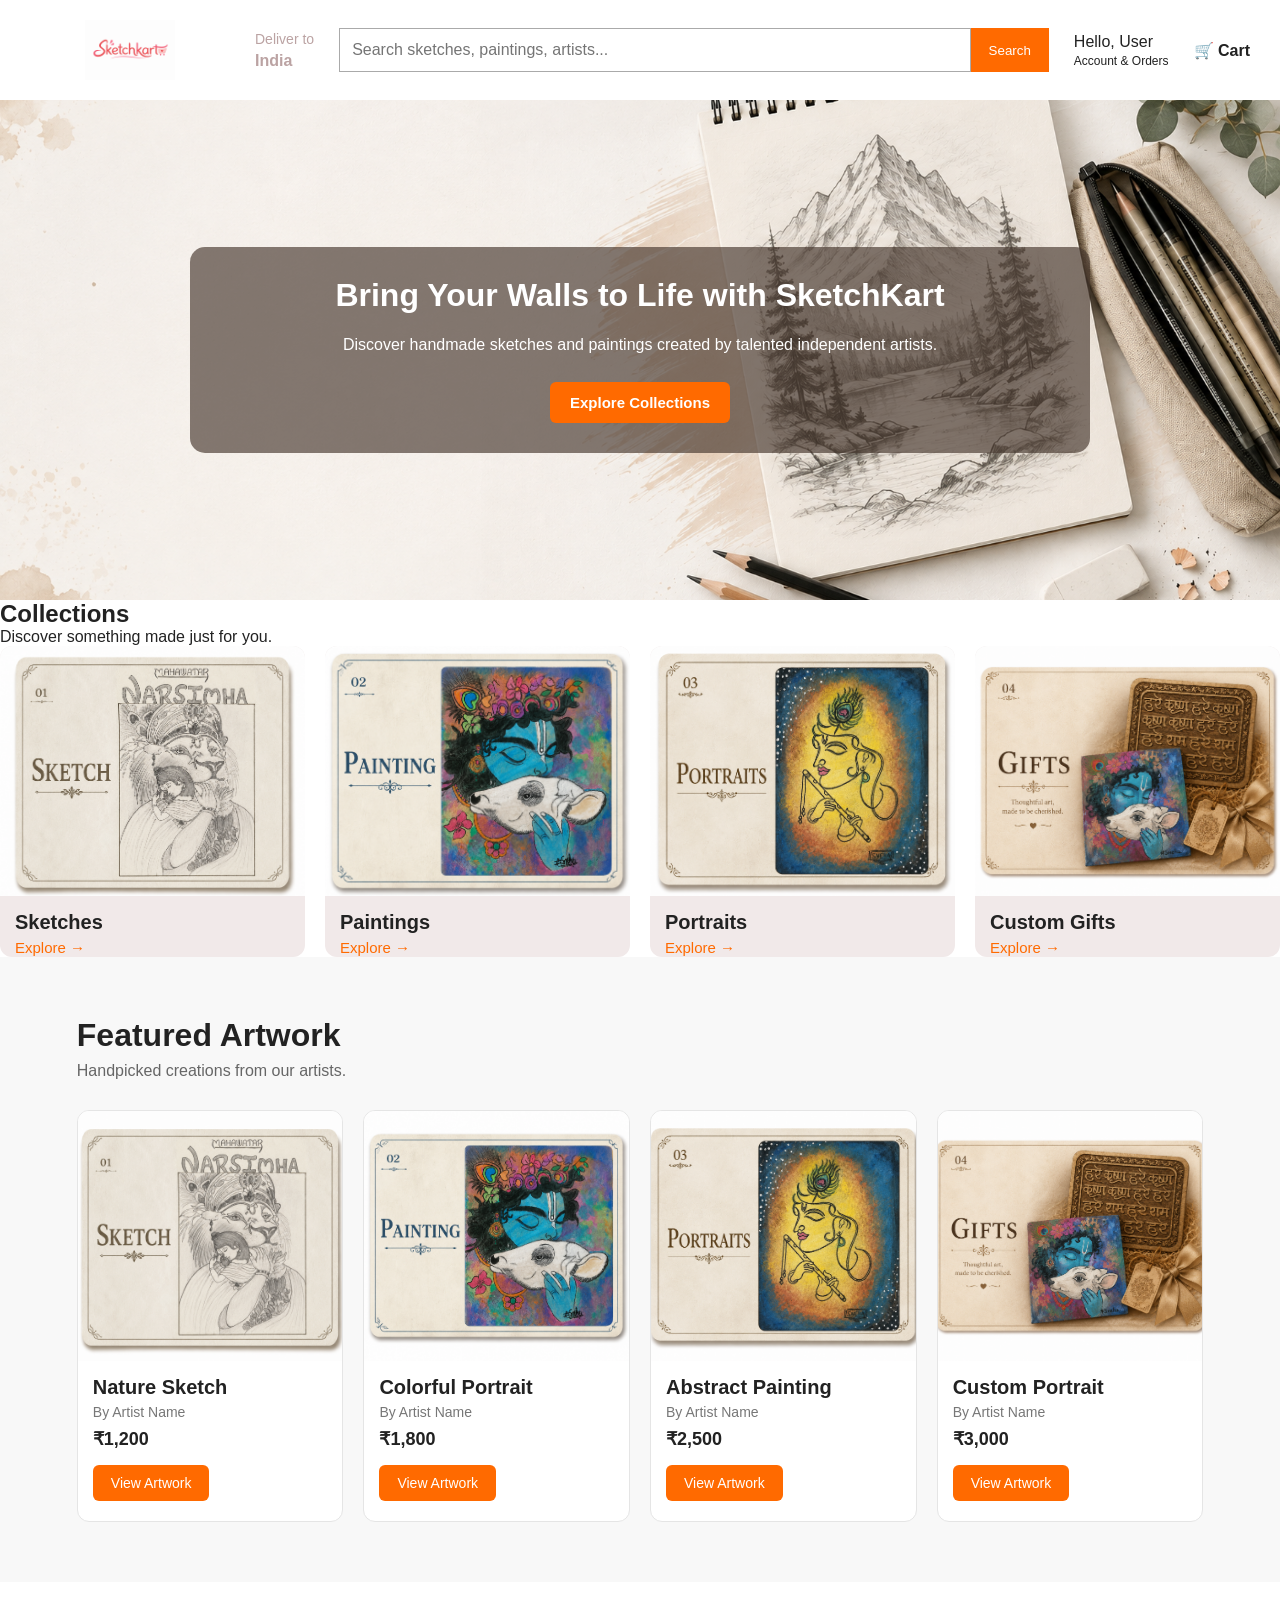
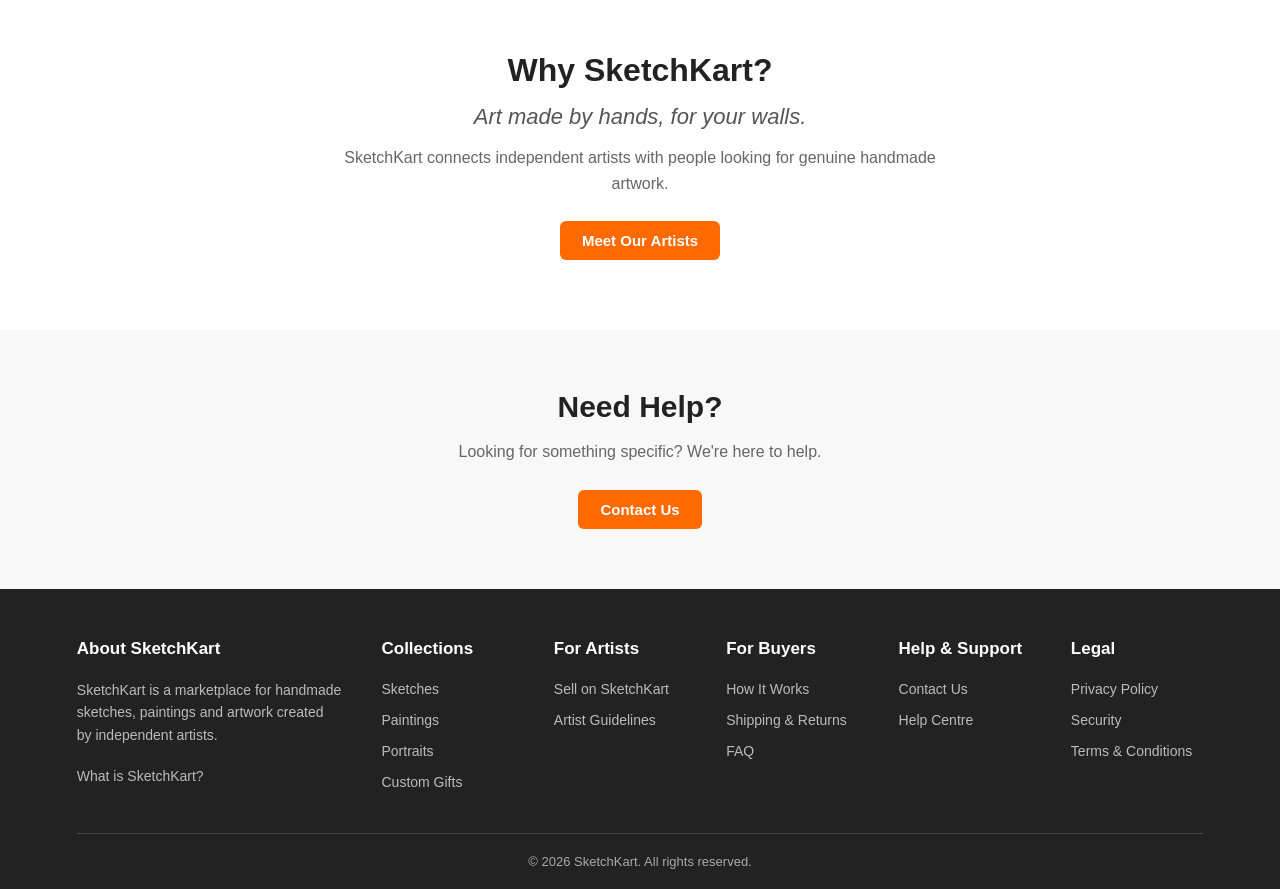
<file: index.html>
<!DOCTYPE html>
<html lang="en">
<head>
    <meta charset="UTF-8">
    <meta name="viewport" content="width=device-width, initial-scale=1.0">
    <title>SketchKart - Handmade Art</title>
    <link rel="stylesheet" href="style.css">
</head>
<body>
    <!-- ================= HEADER ================= -->
    <header>
        <nav class="top-header">
            <!-- Logo -->
            <a href="index.html" class="logo">
                <img src="banner.png" alt="SketchKart Logo">
                
            </a>
            <!-- Delivery Location -->
            <div class="delivery-location">
                <span>Deliver to</span>
                <strong>India</strong>
            </div>
            <!-- Search -->
            <form class="search-box">
                <input type="search" placeholder="Search sketches, paintings, artists...">
                <button type="submit">Search</button>
            </form>
            <!-- User -->
            <a href="login.html" class="user-account">
                <span>Hello, User</span>
                <small>Account & Orders</small>
            </a>
            <!-- Cart -->
            <a href="cart.html" class="cart">
                🛒 Cart
            </a>
        </nav>
    </header>
    <main>
        <!-- ================= HERO ================= -->
        <section class="hero">
            <div class="hero-content">
                <h1>Bring Your Walls to Life with SketchKart</h1>
                <p>
                    Discover handmade sketches and paintings
                    created by talented independent artists.
                </p>
                <a href="#collections" class="hero-button">
                    Explore Collections
                </a>
            </div>
        </section>
        <!-- ================= COLLECTIONS ================= -->
        <section id="collections" class="collections">
            <h2>Collections</h2>
            <p class="section-subtitle">
                Discover something made just for you.
            </p>
            <div class="collection-container">
                <!-- Sketches -->
                <a href="Sketches.html" class="collection-card">
                    <img src="Sketchcard.png" alt="Handmade Sketches">
                    <h3>Sketches</h3>
                    <span>Explore →</span>
                </a>
                <!-- Paintings -->
                <a href="Paintings.html" class="collection-card">
                    <img src="paintingcard.png" alt="Handmade Paintings">
                    <h3>Paintings</h3>
                    <span>Explore →</span>
                </a>
                <!-- Portraits -->
                <a href="Portraits.html" class="collection-card">
                    <img src="portraitcard.png" alt="Handmade Portraits">
                    <h3>Portraits</h3>
                    <span>Explore →</span>
                </a>
                <!-- Custom Gifts -->
                <a href="CustomGifts.html" class="collection-card">
                    <img src="giftcard.png" alt="Custom Handmade Gifts">
                    <h3>Custom Gifts</h3>
                    <span>Explore →</span>
                </a>
            </div>
        </section>
        <!-- ================= FEATURED ARTWORK ================= -->
        <section class="featured">
            <h2>Featured Artwork</h2>
            <p class="section-subtitle">
                Handpicked creations from our artists.
            </p>
            <div class="product-container">
                <!-- Product 1 -->
                <article class="product-card">
                    <img src="Sketchcard.png" alt="Handmade artwork">
                    <h3>Nature Sketch</h3>
                    <p class="artist-name">
                        By Artist Name
                    </p>
                    <p class="price">
                        ₹1,200
                    </p>
                    <a href="product1.png">
                        View Artwork
                    </a>
                </article>
                <!-- Product 2 -->
                <article class="product-card">
                    <img src="paintingcard.png" alt="Handmade artwork">
                    <h3>Colorful Portrait</h3>
                    <p class="artist-name">
                        By Artist Name
                    </p>
                    <p class="price">
                        ₹1,800
                    </p>
                    <a href="product2.html">
                        View Artwork
                    </a>
                </article>
                <!-- Product 3 -->
                <article class="product-card">
                    <img src="portraitcard.png" alt="Handmade artwork">
                    <h3>Abstract Painting</h3>
                    <p class="artist-name">
                        By Artist Name
                    </p>
                    <p class="price">
                        ₹2,500
                    </p>
                    <a href="product3.html">
                        View Artwork
                    </a>
                </article>
                <!-- Product 4 -->
                <article class="product-card">
                    <img src="giftcard.png" alt="Handmade artwork">
                    <h3>Custom Portrait</h3>
                    <p class="artist-name">
                        By Artist Name
                    </p>
                    <p class="price">
                        ₹3,000
                    </p>
                    <a href="product4.html">
                        View Artwork
                    </a>
                </article>
            </div>
        </section>
        <!-- ================= WHY SKETCHKART ================= -->
        <section class="why-sketchkart">
            <h2>Why SketchKart?</h2>
            <h3>
                Art made by hands, for your walls.
            </h3>
            <p>
                SketchKart connects independent artists with
                people looking for genuine handmade artwork.
            </p>
            <a href="artists.html">
                Meet Our Artists
            </a>
        </section>
        <!-- ================= NEED HELP ================= -->
        <section class="help">
            <h2>Need Help?</h2>
            <p>
                Looking for something specific?
                We're here to help.
            </p>
            <a href="contact.html">
                Contact Us
            </a>
        </section>
    </main>
    <!-- ================= FOOTER ================= -->
    <footer>
        <div class="footer-container">
            <!-- About -->
            <div class="footer-column">
                <h3>About SketchKart</h3>
                <p>
                    SketchKart is a marketplace for handmade
                    sketches, paintings and artwork created
                    by independent artists.
                </p>
                <a href="about.html">
                    What is SketchKart?
                </a>
            </div>
            <!-- Collections -->
            <div class="footer-column">
                <h3>Collections</h3>
                <a href="Sketches.html">Sketches</a>
                <a href="Paintings.html">Paintings</a>
                <a href="Portraits.html">Portraits</a>
                <a href="CustomGifts.html">Custom Gifts</a>
            </div>
            <!-- For Artists -->
            <div class="footer-column">
                <h3>For Artists</h3>
                <a href="sell.html">Sell on SketchKart</a>
                <a href="artist-guidelines.html">
                    Artist Guidelines
                </a>
            </div>
            <!-- For Buyers -->
            <div class="footer-column">
                <h3>For Buyers</h3>
                <a href="how-it-works.html">
                    How It Works
                </a>
                <a href="shipping.html">
                    Shipping & Returns
                </a>
                <a href="faq.html">
                    FAQ
                </a>
            </div>
            <!-- Help -->
            <div class="footer-column">
                <h3>Help & Support</h3>
                <a href="contact.html">
                    Contact Us
                </a>
                <a href="faq.html">
                    Help Centre
                </a>
            </div>
            <!-- Legal -->
            <div class="footer-column">
                <h3>Legal</h3>
                <a href="privacy.html">
                    Privacy Policy
                </a>
                <a href="security.html">
                    Security
                </a>
                <a href="terms.html">
                    Terms & Conditions
                </a>
            </div>
        </div>
        <!-- Copyright -->
        <div class="copyright">
            <p>
                © 2026 SketchKart. All rights reserved.
            </p>
        </div>
    </footer>
</body>
</html>
</file>
<file: style.css>
*{
    margin:0;
    padding:0;
    box-sizing:border-box;
}
body{
   font-family: Arial, sans-serif;
   color:#222
}
header{
    width: 100%;
    color:rgb(187, 163, 163);
}
.top-header{
    display:flex;
    width:100%;
    align-items:center;
    gap: 25px;
    padding: 20px 30px;
}
.logo {
    display: block;
    flex-shrink:0;     
}
.logo img{
    width:200px;
    height:60px;
    display:block;
    object-fit: contain;
}
.delivery-location {
    display: flex;
    flex-direction: column;
    gap: 5px;
    white-space: nowrap;
}
.delivery-location span {
    font-size: 14px;
}
.delivery-location strong {
    font-size: 16px;
}
.search-box {
    display: flex;
    flex: 1;
}
.search-box input {
    width: 100%;
    padding: 12px;
    font-size: 16px;
    border: 1px solid #aaa;
}
.search-box button {
    padding: 12px 18px;
    border: none;
    background-color: #ff6a00;
    color: white;
    cursor: pointer;
}
.user-account,
.cart {
    text-decoration: none;
    color: #222;
    white-space: nowrap;
}
.user-account {
    display: flex;
    flex-direction: column;
    gap: 3px;
}
.user-account small {
    font-size: 12px;
}
.cart {
    font-weight: bold;
}
.hero {
    width: 100%;
    min-height: 500px;

    background-image: url("bgimage.png");
    background-size: cover;
    background-position: center;

    display: flex;
    justify-content: center;
    align-items: center;

    padding: 60px 30px;
}

.hero-content {
    max-width: 900px;
    text-align: center;

    background: rgba(70, 55, 45, 0.65);
    padding: 60px 50px;

    border-radius: 15px;
}

.hero-content h1 {
    color: white;
    font-size: 48px;
    margin-bottom: 20px;
}

.hero-content p {
    color: white;
    font-size: 20px;
    line-height: 1.6;
    margin-bottom: 30px;
}

.hero-button {
    display: inline-block;

    background-color: #ff6a00;
    color: white;

    text-decoration: none;

    padding: 14px 28px;
    border-radius: 6px;

    font-size: 16px;
    font-weight: bold;
}
.collection-container {
    display: flex;
    gap: 20px;
}
.collection-card{
    flex:1;
    text-decoration: none;
    color: #222;
    background: #f1e9e9;
    border-radius: 12px;
    overflow: hidden;
    transition: transform 0.2s ease, box-shadow 0.2s ease;
}
.collection-card img {
    width: 100%;
    height: 250px;
    object-fit: cover;
    display: block;
}
.collection-card h3 {
    margin: 15px 15px 5px;
    font-size: 20px;
}
.collection-card span {
    margin:15px 15px 15px;
    font-size: 15px;
    color: #ff6a00;
}
.collection-card:hover {
    transform: translateY(-5px);
    box-shadow: 0 8px 20px rgba(0, 0, 0, 0.15);
}
.featured {
    width: 100%;
    padding: 60px 6%;
    background-color: #f8f8f8;
}

.featured h2 {
    margin: 0 0 8px;
    font-size: 32px;
}

.featured .section-subtitle {
    margin: 0 0 30px;
    color: #666;
}
.product-container{
    display:flex;
    gap: 20px;
}
.product-card{
    flex:1;
    background: white;
    border: 1px solid #e5e5e5;
    border-radius: 12px;
    overflow: hidden;
    padding-bottom: 20px;
    transition: transform 0.2s ease, box-shadow 0.2s ease;
}
.product-card:hover {
    transform: translateY(-2px);
    box-shadow: 0 4px 12px rgba(0, 0, 0, 0.10);
}
.product-card img {
    width: 100%;
    height: 250px;
    object-fit: cover;
    display: block;
}
.product-card h3 {
    margin: 15px 15px 5px;
    font-size: 20px;
}
.product-card .artist-name {
    margin: 0 15px 8px;
    font-size: 14px;
    color: #777;
}
.product-card .price {
    margin: 0 15px 15px;
    font-size: 18px;
    font-weight: bold;
    color: #222;
}
.product-card > a {
    display: inline-block;
    margin: 0 15px;
    padding: 10px 18px;
    background-color: #ff6a00;
    color: white;
    text-decoration: none;
    border-radius: 6px;
    font-size: 14px;
}
.product-card > a:hover {
        background-color: #e85f00;
        box-shadow: 0 8px 20px rgba(0, 0, 0, 0.12);
 }
 .why-sketchkart {
    width: 100%;
    padding: 70px 20px;
    text-align: center;
    background-color: #fff;
}
.why-sketchkart h2 {
    margin: 0 0 15px;
    font-size: 32px;
    color: #222;
}
.why-sketchkart h3 {
    margin: 0 0 15px;
    font-size: 22px;
    font-weight: normal;
    font-style: italic;
    color: #555;
}
.why-sketchkart p {
    max-width: 650px;
    margin: 0 auto 25px;
    font-size: 16px;
    line-height: 1.6;
    color: #666;
}
.why-sketchkart a {
    display: inline-block;
    padding: 11px 22px;
    background-color: #ff6a00;
    color: white;
    text-decoration: none;
    border-radius: 6px;
    font-size: 15px;
    font-weight: bold;
}
.why-sketchkart a:hover {
    background-color: #e85f00;
}
.help {
    width: 100%;
    padding: 60px 20px;
    text-align: center;
    background-color: #f8f8f8;
}
.help h2 {
    margin: 0 0 15px;
    font-size: 30px;
    color: #222;
}
.help p {
    margin: 0 auto 25px;
    max-width: 500px;
    font-size: 16px;
    line-height: 1.6;
    color: #666;
}
.help a {
    display: inline-block;
    padding: 11px 22px;
    background-color: #ff6a00;
    color: white;
    text-decoration: none;
    border-radius: 6px;
    font-size: 15px;
    font-weight: bold;
}
.help a:hover {
    background-color: #e85f00;
}
footer {
    width: 100%;
    background-color: #222;
    color: white;
    padding: 50px 6% 0;
}


/* Footer columns container */

.footer-container {
    max-width: 1200px;
    margin: 0 auto;

    display: grid;
    grid-template-columns: 2fr repeat(5, 1fr);

    gap: 40px;
    padding-bottom: 40px;
}


/* Individual column */

.footer-column {
    display: flex;
    flex-direction: column;
    gap: 10px;
}


/* Column headings */

.footer-column h3 {
    margin: 0 0 10px;
    font-size: 17px;
    color: white;
}


/* Paragraph in About section */

.footer-column p {
    margin: 0 0 10px;
    color: #bbb;
    font-size: 14px;
    line-height: 1.6;
}


/* Footer links */

.footer-column a {
    color: #bbb;
    text-decoration: none;
    font-size: 14px;
    line-height: 1.5;
}


/* Link hover */

.footer-column a:hover {
    color: white;
    text-decoration: underline;
}


/* Copyright */

.copyright {
    width: 100%;
    border-top: 1px solid #444;
    padding: 20px 0;
    text-align: center;
}

.copyright p {
    margin: 0;
    color: #aaa;
    font-size: 13px;
}
/* ================= MOBILE RESPONSIVE ================= */

@media (max-width: 600px) {

    body {
        width: 100%;
        overflow-x: hidden;
    }

    .top-header {
        flex-wrap: wrap;
        gap: 10px;
        padding: 12px;
    }

    .logo {
        width: 100%;
        text-align: center;
    }

    .logo img {
        width: 150px;
        height: auto;
    }

    .delivery-location {
        display: none;
    }

    .search-box {
        width: 100%;
        flex: none;
    }

    .search-box input {
        min-width: 0;
    }

    .user-account {
        margin-left: auto;
    }

    .cart {
        margin-left: 5px;
    }
    .hero{
        width:100%;
    }
    .collection{
        width:100%;
    }
}
/* ================= MOBILE HERO ================= */

.hero {
   width: 100%;
    height: auto;
    padding: 40px 20px;
    display: flex;
    align-items: center;
    justify-content: center;
}

.hero-content {
    width: 100%;
    padding: 30px 15px;
    text-align: center;
}

.hero h1 {
    font-size: 32px;
    line-height: 1.15;
    margin-bottom: 20px;
}

.hero p {
    font-size: 16px;
    line-height: 1.5;
    margin-bottom: 25px;
}

.hero a,
.hero button {
    font-size: 15px;
    padding: 12px 20px;
}
html,
body {
    width: 100%;
    margin: 0;
    padding: 0;
    overflow-x: hidden;
}

main,
header,
footer,
.hero,
.collections,
.featured,
.why-sketchkart,
.help {
    width: 100%;
    max-width: 100%;
}
@media (max-width: 600px) {

    .collection-container {
        display: grid;
        grid-template-columns: repeat(2, 1fr);
        gap: 12px;
        width: 100%;
    }

    .collection-card {
        width: 100%;
        min-width: 0;
    }

    .collection-card img {
        width: 100%;
        height: 180px;
        object-fit: cover;
        display: block;
    }

}
</file>
